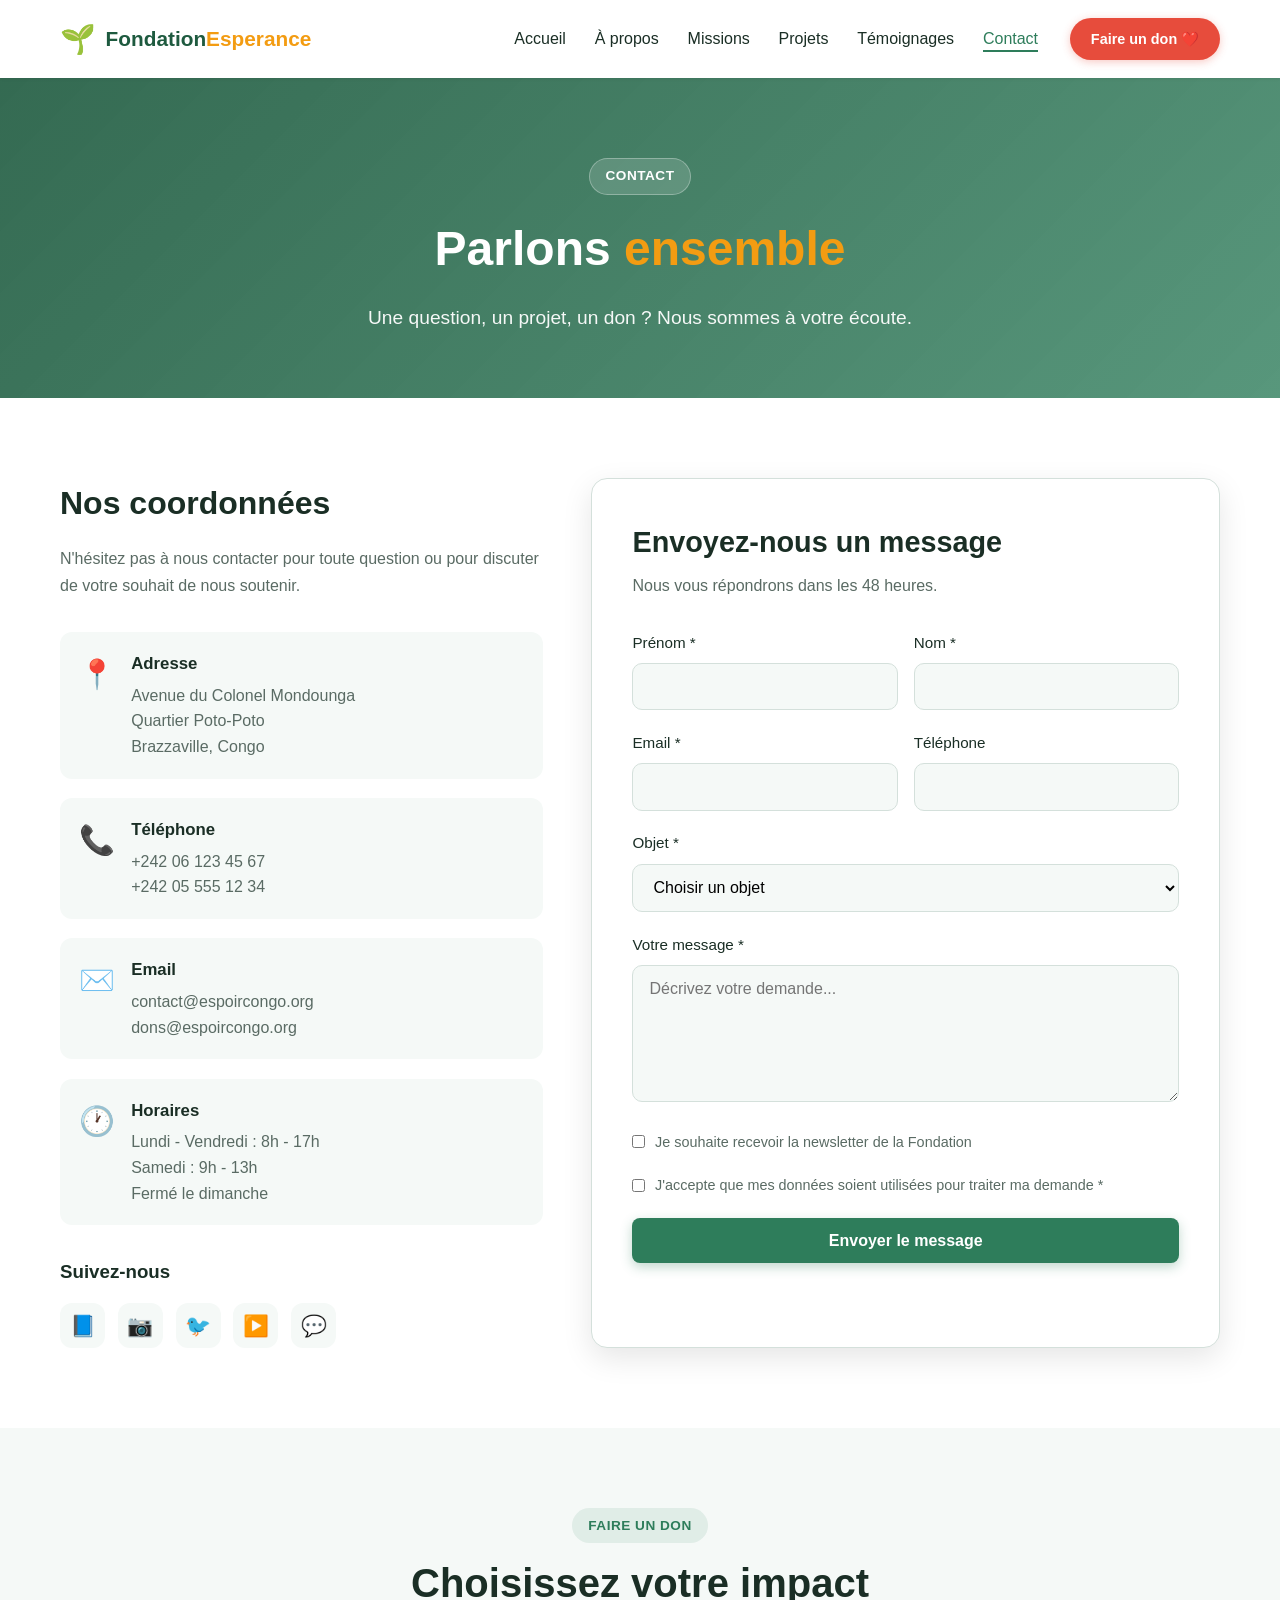
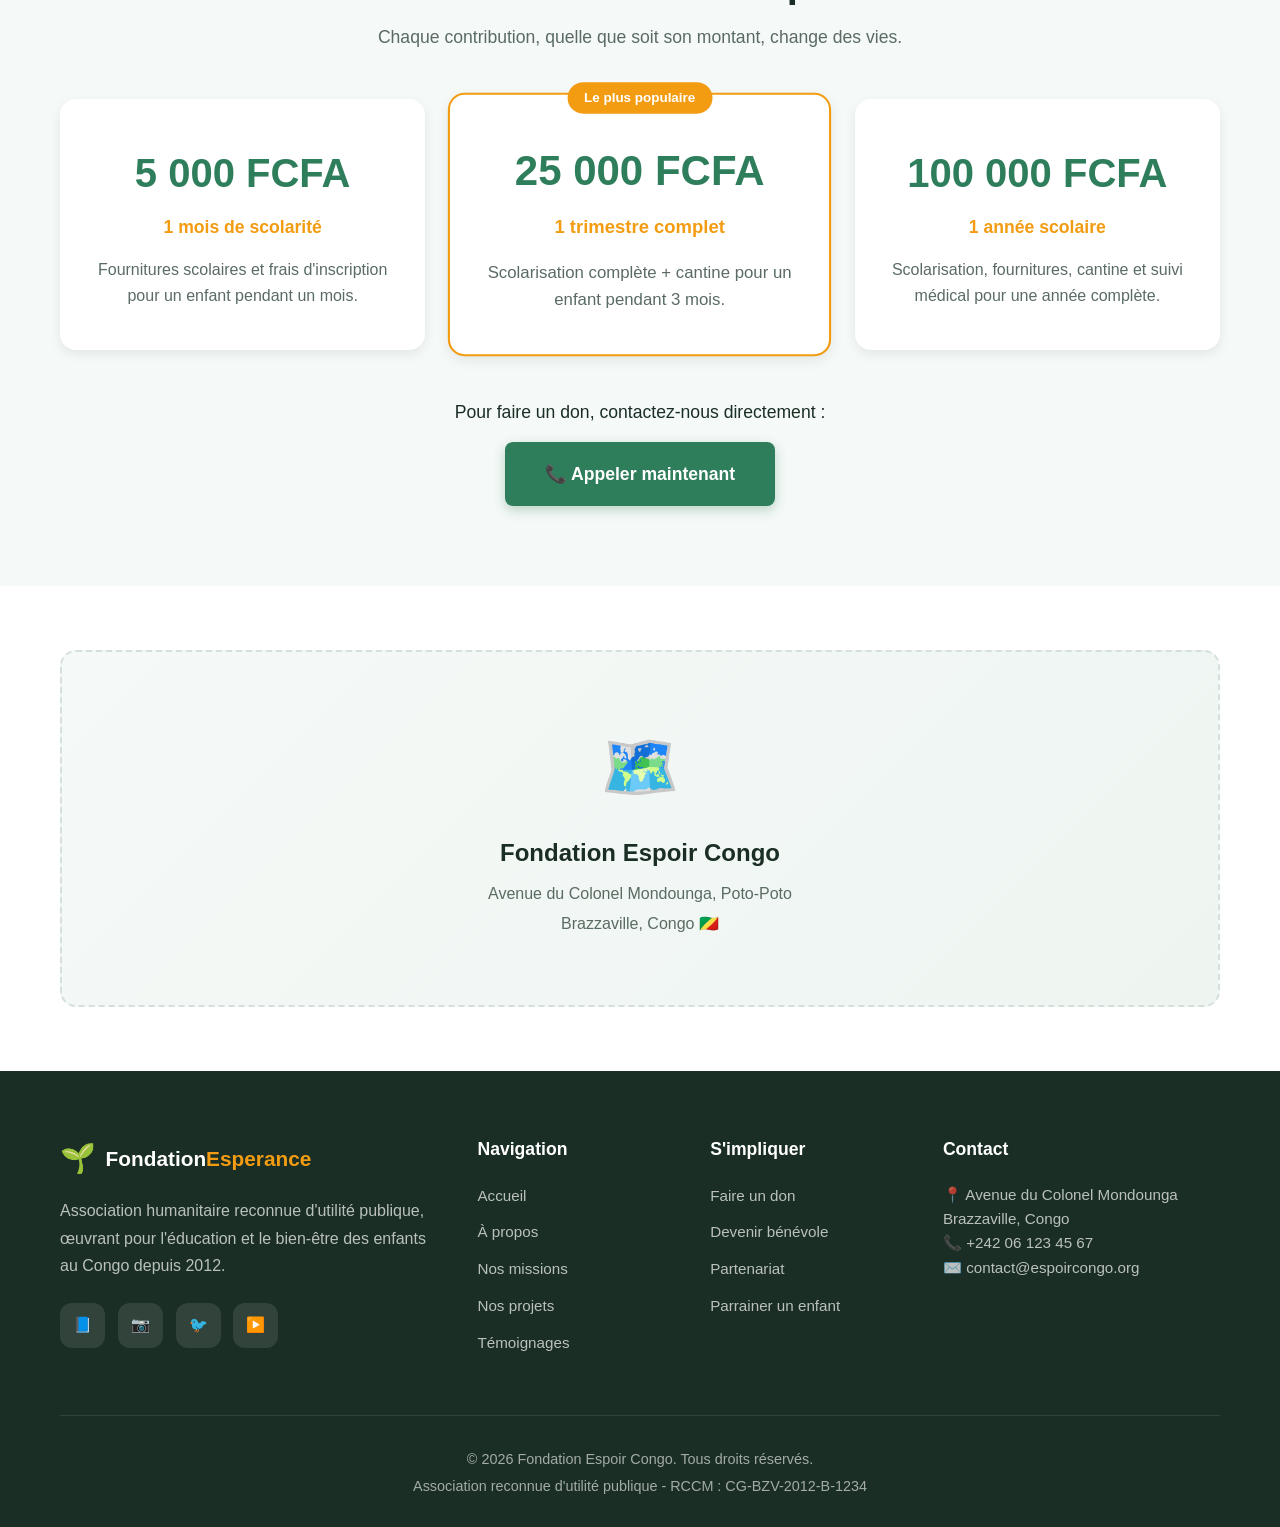
<file: contact.html>
<!DOCTYPE html>
<html lang="fr">
<head>
    <meta charset="UTF-8">
    <meta name="viewport" content="width=device-width, initial-scale=1.0">
    <meta name="description" content="Contactez la Fondation Espoir Congo : formulaire de contact, don, bénévolat, partenariat. Nous sommes à votre écoute à Brazzaville.">
    <title>Contact - Fondation Espoir Congo</title>
    <link rel="stylesheet" href="style.css">
</head>
<body>
    <header class="header">
        <div class="container">
            <a href="index.html" class="logo">
                <span class="logo-icon">🌱</span>
                <span class="logo-text">Fondation<span>Esperance</span></span>
            </a>
            <nav class="nav" aria-label="Navigation principale">
                <ul class="nav-menu">
                    <li><a href="index.html">Accueil</a></li>
                    <li><a href="about.html">À propos</a></li>
                    <li><a href="missions.html">Missions</a></li>
                    <li><a href="projets.html">Projets</a></li>
                    <li><a href="temoignages.html">Témoignages</a></li>
                    <li><a href="contact.html" class="active">Contact</a></li>
                </ul>
                <a href="contact.html" class="btn-donate">Faire un don ❤️</a>
            </nav>
        </div>
    </header>

    <section class="page-hero">
        <div class="container">
            <span class="section-badge light">Contact</span>
            <h1>Parlons <span class="text-accent">ensemble</span></h1>
            <p>Une question, un projet, un don ? Nous sommes à votre écoute.</p>
        </div>
    </section>

    <section class="contact-section section">
        <div class="container">
            <div class="contact-grid">
                <!-- INFOS -->
                <div class="contact-info">
                    <h2>Nos coordonnées</h2>
                    <p class="contact-intro">
                        N'hésitez pas à nous contacter pour toute question ou pour 
                        discuter de votre souhait de nous soutenir.
                    </p>

                    <div class="contact-cards">
                        <div class="contact-card">
                            <div class="contact-icon">📍</div>
                            <div>
                                <h3>Adresse</h3>
                                <p>Avenue du Colonel Mondounga<br>Quartier Poto-Poto<br>Brazzaville, Congo</p>
                            </div>
                        </div>

                        <div class="contact-card">
                            <div class="contact-icon">📞</div>
                            <div>
                                <h3>Téléphone</h3>
                                <p><a href="tel:+242061234567">+242 06 123 45 67</a><br>
                                <a href="tel:+242055551234">+242 05 555 12 34</a></p>
                            </div>
                        </div>

                        <div class="contact-card">
                            <div class="contact-icon">✉️</div>
                            <div>
                                <h3>Email</h3>
                                <p><a href="mailto:contact@espoircongo.org">contact@espoircongo.org</a><br>
                                <a href="mailto:dons@espoircongo.org">dons@espoircongo.org</a></p>
                            </div>
                        </div>

                        <div class="contact-card">
                            <div class="contact-icon">🕐</div>
                            <div>
                                <h3>Horaires</h3>
                                <p>Lundi - Vendredi : 8h - 17h<br>Samedi : 9h - 13h<br>Fermé le dimanche</p>
                            </div>
                        </div>
                    </div>

                    <div class="contact-social">
                        <h3>Suivez-nous</h3>
                        <div class="social-links">
                            <a href="#" aria-label="Facebook">📘</a>
                            <a href="#" aria-label="Instagram">📷</a>
                            <a href="#" aria-label="Twitter">🐦</a>
                            <a href="#" aria-label="YouTube">▶️</a>
                            <a href="#" aria-label="WhatsApp">💬</a>
                        </div>
                    </div>
                </div>

                <!-- FORMULAIRE -->
                <div class="contact-form-wrapper">
                    <h2>Envoyez-nous un message</h2>
                    <p class="form-intro">Nous vous répondrons dans les 48 heures.</p>
                    
                    <form class="contact-form" action="#" method="POST">
                        <div class="form-row">
                            <div class="form-group">
                                <label for="firstname">Prénom *</label>
                                <input type="text" id="firstname" name="firstname" required>
                            </div>
                            <div class="form-group">
                                <label for="lastname">Nom *</label>
                                <input type="text" id="lastname" name="lastname" required>
                            </div>
                        </div>

                        <div class="form-row">
                            <div class="form-group">
                                <label for="email">Email *</label>
                                <input type="email" id="email" name="email" required>
                            </div>
                            <div class="form-group">
                                <label for="phone">Téléphone</label>
                                <input type="tel" id="phone" name="phone">
                            </div>
                        </div>

                        <div class="form-group">
                            <label for="subject">Objet *</label>
                            <select id="subject" name="subject" required>
                                <option value="">Choisir un objet</option>
                                <option value="don">Faire un don</option>
                                <option value="benevole">Devenir bénévole</option>
                                <option value="partenariat">Proposer un partenariat</option>
                                <option value="parrainage">Parrainer un enfant</option>
                                <option value="information">Demande d'information</option>
                                <option value="autre">Autre</option>
                            </select>
                        </div>

                        <div class="form-group">
                            <label for="message">Votre message *</label>
                            <textarea id="message" name="message" rows="6" required 
                                placeholder="Décrivez votre demande..."></textarea>
                        </div>

                        <div class="form-group checkbox-group">
                            <input type="checkbox" id="newsletter" name="newsletter">
                            <label for="newsletter">Je souhaite recevoir la newsletter de la Fondation</label>
                        </div>

                        <div class="form-group checkbox-group">
                            <input type="checkbox" id="rgpd" name="rgpd" required>
                            <label for="rgpd">J'accepte que mes données soient utilisées pour traiter ma demande *</label>
                        </div>

                        <button type="submit" class="btn btn-primary btn-full">Envoyer le message</button>
                    </form>
                </div>
            </div>
        </div>
    </section>

    <section class="don-section section">
        <div class="container">
            <div class="section-header">
                <span class="section-badge">Faire un don</span>
                <h2 class="section-title">Choisissez votre impact</h2>
                <p class="section-subtitle">Chaque contribution, quelle que soit son montant, change des vies.</p>
            </div>
            <div class="don-grid">
                <div class="don-card">
                    <div class="don-amount">5 000 FCFA</div>
                    <div class="don-impact">1 mois de scolarité</div>
                    <p>Fournitures scolaires et frais d'inscription pour un enfant pendant un mois.</p>
                </div>
                <div class="don-card featured">
                    <div class="don-amount">25 000 FCFA</div>
                    <div class="don-impact">1 trimestre complet</div>
                    <p>Scolarisation complète + cantine pour un enfant pendant 3 mois.</p>
                    <span class="don-badge">Le plus populaire</span>
                </div>
                <div class="don-card">
                    <div class="don-amount">100 000 FCFA</div>
                    <div class="don-impact">1 année scolaire</div>
                    <p>Scolarisation, fournitures, cantine et suivi médical pour une année complète.</p>
                </div>
            </div>
            <div class="don-cta">
                <p>Pour faire un don, contactez-nous directement :</p>
                <a href="tel:+242061234567" class="btn btn-primary btn-large">📞 Appeler maintenant</a>
            </div>
        </div>
    </section>

    <section class="map-section">
        <div class="container">
            <div class="map-placeholder">
                <div class="map-icon">🗺️</div>
                <h3>Fondation Espoir Congo</h3>
                <p>Avenue du Colonel Mondounga, Poto-Poto</p>
                <p>Brazzaville, Congo 🇨🇬</p>
            </div>
        </div>
    </section>

    <footer class="footer">
        <div class="container">
            <div class="footer-grid">
                <div class="footer-col footer-about">
                    <div class="logo">
                        <span class="logo-icon">🌱</span>
                        <span class="logo-text">Fondation<span>Esperance</span></span>
                    </div>
                    <p>Association humanitaire reconnue d'utilité publique, œuvrant pour l'éducation et le bien-être des enfants au Congo depuis 2012.</p>
                    <div class="social-links">
                        <a href="#" aria-label="Facebook">📘</a>
                        <a href="#" aria-label="Instagram">📷</a>
                        <a href="#" aria-label="Twitter">🐦</a>
                        <a href="#" aria-label="YouTube">▶️</a>
                    </div>
                </div>
                <div class="footer-col">
                    <h3>Navigation</h3>
                    <ul>
                        <li><a href="index.html">Accueil</a></li>
                        <li><a href="about.html">À propos</a></li>
                        <li><a href="missions.html">Nos missions</a></li>
                        <li><a href="projets.html">Nos projets</a></li>
                        <li><a href="temoignages.html">Témoignages</a></li>
                    </ul>
                </div>
                <div class="footer-col">
                    <h3>S'impliquer</h3>
                    <ul>
                        <li><a href="contact.html">Faire un don</a></li>
                        <li><a href="contact.html">Devenir bénévole</a></li>
                        <li><a href="contact.html">Partenariat</a></li>
                        <li><a href="contact.html">Parrainer un enfant</a></li>
                    </ul>
                </div>
                <div class="footer-col">
                    <h3>Contact</h3>
                    <address>
                        <p>📍 Avenue du Colonel Mondounga<br>Brazzaville, Congo</p>
                        <p>📞 <a href="tel:+242061234567">+242 06 123 45 67</a></p>
                        <p>✉️ <a href="mailto:contact@espoircongo.org">contact@espoircongo.org</a></p>
                    </address>
                </div>
            </div>
            <div class="footer-bottom">
                <p>&copy; 2026 Fondation Espoir Congo. Tous droits réservés.</p>
                <p>Association reconnue d'utilité publique - RCCM : CG-BZV-2012-B-1234</p>
            </div>
        </div>
    </footer>
</body>
</html>
</file>
<file: style.css>
/* ========================================
   RESET & VARIABLES
======================================== */
* {
    margin: 0;
    padding: 0;
    box-sizing: border-box;
}

html {
    scroll-behavior: smooth;
}

:root {
    /* Couleurs principales - ONG */
    --primary: #2e7d5b;           /* Vert espoir */
    --primary-dark: #1e5a3f;
    --primary-light: #4a9d7a;
    --secondary: #f39c12;         /* Orange chaleureux */
    --secondary-dark: #d68910;
    --accent: #e74c3c;            /* Rouge pour CTA don */
    
    /* Couleurs neutres */
    --text-dark: #1a2e25;
    --text-light: #5a6b64;
    --text-lighter: #8a9690;
    --bg-light: #f5f9f7;
    --bg-white: #ffffff;
    --bg-alt: #eef5f1;
    --border: #d4e0db;
    
    /* Ombres */
    --shadow-sm: 0 1px 3px rgba(0, 0, 0, 0.08);
    --shadow-md: 0 4px 12px rgba(0, 0, 0, 0.08);
    --shadow-lg: 0 10px 30px rgba(0, 0, 0, 0.1);
    --shadow-xl: 0 20px 50px rgba(0, 0, 0, 0.12);
    
    /* Typographie */
    --font-main: 'Segoe UI', -apple-system, BlinkMacSystemFont, sans-serif;
    --transition: all 0.3s ease;
}

body {
    font-family: var(--font-main);
    line-height: 1.6;
    color: var(--text-dark);
    background: var(--bg-white);
    overflow-x: hidden;
}

.container {
    max-width: 1200px;
    margin: 0 auto;
    padding: 0 20px;
}

a {
    text-decoration: none;
    color: inherit;
}

img {
    max-width: 100%;
    height: auto;
    display: block;
}

address {
    font-style: normal;
}

/* ========================================
   HEADER & NAVIGATION
======================================== */
.header {
    background: var(--bg-white);
    box-shadow: var(--shadow-sm);
    position: sticky;
    top: 0;
    z-index: 1000;
}

.header .container {
    display: flex;
    justify-content: space-between;
    align-items: center;
    padding: 1rem 20px;
}

.logo {
    display: flex;
    align-items: center;
    gap: 0.6rem;
}

.logo-icon {
    font-size: 1.8rem;
}

.logo-text {
    font-size: 1.3rem;
    font-weight: 800;
    color: var(--primary-dark);
}

.logo-text span {
    color: var(--secondary);
    font-weight: 700;
}

.nav {
    display: flex;
    align-items: center;
    gap: 2rem;
}

.nav-menu {
    display: flex;
    list-style: none;
    gap: 1.8rem;
}

.nav-menu a {
    color: var(--text-dark);
    font-weight: 500;
    transition: var(--transition);
    position: relative;
    padding: 0.3rem 0;
}

.nav-menu a::after {
    content: '';
    position: absolute;
    bottom: 0;
    left: 0;
    width: 0;
    height: 2px;
    background: var(--primary);
    transition: width 0.3s ease;
}

.nav-menu a:hover,
.nav-menu a.active {
    color: var(--primary);
}

.nav-menu a:hover::after,
.nav-menu a.active::after {
    width: 100%;
}

.btn-donate {
    padding: 0.6rem 1.3rem;
    background: var(--accent);
    color: white;
    border-radius: 50px;
    font-weight: 600;
    font-size: 0.9rem;
    transition: var(--transition);
    box-shadow: 0 2px 8px rgba(231, 76, 60, 0.3);
}

.btn-donate:hover {
    background: #c0392b;
    transform: translateY(-2px);
    box-shadow: 0 4px 12px rgba(231, 76, 60, 0.4);
}

/* ========================================
   BOUTONS
======================================== */
.btn {
    display: inline-block;
    padding: 0.85rem 1.8rem;
    border-radius: 8px;
    font-weight: 600;
    font-size: 1rem;
    cursor: pointer;
    transition: var(--transition);
    border: none;
    text-align: center;
}

.btn-primary {
    background: var(--primary);
    color: white;
    box-shadow: 0 4px 12px rgba(46, 125, 91, 0.3);
}

.btn-primary:hover {
    background: var(--primary-dark);
    transform: translateY(-2px);
    box-shadow: 0 6px 18px rgba(46, 125, 91, 0.4);
}

.btn-outline {
    background: transparent;
    color: white;
    border: 2px solid white;
}

.btn-outline:hover {
    background: white;
    color: var(--primary);
}

.btn-large {
    padding: 1.1rem 2.5rem;
    font-size: 1.1rem;
}

.btn-small {
    padding: 0.6rem 1.3rem;
    font-size: 0.9rem;
}

.btn-full {
    width: 100%;
}

/* ========================================
   HERO SECTION
======================================== */
.hero {
    position: relative;
    min-height: 600px;
    background: linear-gradient(135deg, rgba(30, 90, 63, 0.85), rgba(46, 125, 91, 0.75)),
                url('https://images.unsplash.com/photo-1488521787991-ed7bbaae773c?w=1600') center/cover;
    color: white;
    display: flex;
    align-items: center;
    padding: 6rem 0;
}

.hero-overlay {
    position: absolute;
    inset: 0;
    background: linear-gradient(to bottom, rgba(0,0,0,0.1), rgba(0,0,0,0.4));
}

.hero-content {
    position: relative;
    z-index: 2;
    max-width: 800px;
}

.hero-badge {
    display: inline-block;
    padding: 0.5rem 1.2rem;
    background: rgba(255, 255, 255, 0.15);
    border: 1px solid rgba(255, 255, 255, 0.3);
    border-radius: 50px;
    font-size: 0.9rem;
    margin-bottom: 1.5rem;
    backdrop-filter: blur(10px);
}

.hero h1 {
    font-size: 3.5rem;
    font-weight: 800;
    line-height: 1.1;
    margin-bottom: 1.5rem;
    text-shadow: 0 2px 10px rgba(0,0,0,0.2);
}

.text-accent {
    color: var(--secondary);
}

.hero-subtitle {
    font-size: 1.2rem;
    margin-bottom: 2.5rem;
    opacity: 0.95;
    line-height: 1.7;
    max-width: 650px;
}

.hero-actions {
    display: flex;
    gap: 1rem;
    flex-wrap: wrap;
}

/* ========================================
   PAGE HERO (autres pages)
======================================== */
.page-hero {
    background: linear-gradient(135deg, rgba(30, 90, 63, 0.9), rgba(46, 125, 91, 0.8)),
                url('https://images.unsplash.com/photo-1497486751825-1233686d5d80?w=1600') center/cover;
    color: white;
    padding: 5rem 0 4rem;
    text-align: center;
}

.page-hero h1 {
    font-size: 3rem;
    font-weight: 800;
    margin-bottom: 1rem;
}

.page-hero p {
    font-size: 1.2rem;
    opacity: 0.95;
    max-width: 600px;
    margin: 0 auto;
}

/* ========================================
   SECTIONS COMMUNES
======================================== */
.section {
    padding: 5rem 0;
}

.section-header {
    text-align: center;
    max-width: 700px;
    margin: 0 auto 3rem;
}

.section-badge {
    display: inline-block;
    padding: 0.4rem 1rem;
    background: rgba(46, 125, 91, 0.1);
    color: var(--primary);
    border-radius: 50px;
    font-size: 0.85rem;
    font-weight: 600;
    margin-bottom: 1rem;
    text-transform: uppercase;
    letter-spacing: 0.5px;
}

.section-badge.light {
    background: rgba(255, 255, 255, 0.15);
    color: white;
    border: 1px solid rgba(255, 255, 255, 0.3);
}

.section-title {
    font-size: 2.5rem;
    font-weight: 800;
    color: var(--text-dark);
    margin-bottom: 1rem;
    line-height: 1.2;
}

.section-subtitle {
    font-size: 1.1rem;
    color: var(--text-light);
}

/* ========================================
   STATS SECTION
======================================== */
.stats-section {
    background: var(--primary);
    padding: 3rem 0;
    color: white;
}

.stats-grid {
    display: grid;
    grid-template-columns: repeat(4, 1fr);
    gap: 2rem;
    text-align: center;
}

.stat-card {
    padding: 1rem;
}

.stat-number {
    font-size: 3rem;
    font-weight: 800;
    color: var(--secondary);
    margin-bottom: 0.5rem;
    line-height: 1;
}

.stat-label {
    font-size: 1rem;
    opacity: 0.95;
}

/* ========================================
   MISSION SECTION (Accueil)
======================================== */
.mission-section {
    background: var(--bg-light);
}

.mission-grid {
    display: grid;
    grid-template-columns: repeat(3, 1fr);
    gap: 2rem;
}

.mission-card {
    background: white;
    padding: 2.5rem 2rem;
    border-radius: 16px;
    text-align: center;
    transition: var(--transition);
    border: 1px solid var(--border);
}

.mission-card:hover {
    transform: translateY(-8px);
    box-shadow: var(--shadow-lg);
    border-color: var(--primary-light);
}

.mission-icon {
    font-size: 3rem;
    margin-bottom: 1rem;
}

.mission-card h3 {
    color: var(--primary-dark);
    font-size: 1.4rem;
    margin-bottom: 1rem;
}

.mission-card p {
    color: var(--text-light);
    margin-bottom: 1.5rem;
    line-height: 1.7;
}

.card-link {
    color: var(--primary);
    font-weight: 600;
    transition: var(--transition);
}

.card-link:hover {
    color: var(--primary-dark);
}

/* ========================================
   FEATURED PROJECT
======================================== */
.featured-content {
    display: grid;
    grid-template-columns: 1fr 1fr;
    gap: 3rem;
    align-items: center;
}

.featured-image {
    position: relative;
    border-radius: 16px;
    overflow: hidden;
    box-shadow: var(--shadow-xl);
}

.featured-image img {
    width: 100%;
    height: 400px;
    object-fit: cover;
}

.featured-badge {
    position: absolute;
    top: 1rem;
    left: 1rem;
    background: var(--secondary);
    color: white;
    padding: 0.4rem 1rem;
    border-radius: 50px;
    font-size: 0.85rem;
    font-weight: 600;
}

.featured-text h2 {
    font-size: 2rem;
    color: var(--text-dark);
    margin-bottom: 1rem;
}

.featured-text p {
    color: var(--text-light);
    margin-bottom: 1.5rem;
    line-height: 1.7;
}

.featured-list {
    list-style: none;
    margin-bottom: 2rem;
}

.featured-list li {
    padding: 0.5rem 0;
    color: var(--text-dark);
    font-weight: 500;
}

.featured-progress {
    margin-bottom: 2rem;
}

.progress-info {
    display: flex;
    justify-content: space-between;
    margin-bottom: 0.5rem;
    font-size: 0.9rem;
    color: var(--text-light);
    font-weight: 500;
}

.progress-bar {
    height: 10px;
    background: var(--border);
    border-radius: 10px;
    overflow: hidden;
}

.progress-fill {
    height: 100%;
    background: linear-gradient(90deg, var(--primary), var(--secondary));
    border-radius: 10px;
    transition: width 1s ease;
}

/* ========================================
   CTA SECTION
======================================== */
.cta-section {
    background: linear-gradient(135deg, var(--primary), var(--primary-dark));
    color: white;
    padding: 4rem 0;
    text-align: center;
}

.cta-content h2 {
    font-size: 2.5rem;
    margin-bottom: 1rem;
}

.cta-content p {
    font-size: 1.2rem;
    margin-bottom: 2rem;
    opacity: 0.95;
}

.cta-content .btn-primary {
    background: var(--secondary);
    box-shadow: 0 4px 15px rgba(243, 156, 18, 0.4);
}

.cta-content .btn-primary:hover {
    background: var(--secondary-dark);
}

/* ========================================
   ABOUT PAGE
======================================== */
.story-grid {
    display: grid;
    grid-template-columns: 1fr 1fr;
    gap: 4rem;
    align-items: center;
}

.story-text .section-title {
    text-align: left;
    margin-bottom: 1.5rem;
}

.story-text p {
    color: var(--text-light);
    margin-bottom: 1rem;
    line-height: 1.8;
    font-size: 1.05rem;
}

.story-image img {
    border-radius: 16px;
    box-shadow: var(--shadow-xl);
}

/* VALUES */
.values-section {
    background: var(--bg-light);
}

.values-grid {
    display: grid;
    grid-template-columns: repeat(4, 1fr);
    gap: 2rem;
}

.value-card {
    background: white;
    padding: 2rem;
    border-radius: 16px;
    text-align: center;
    transition: var(--transition);
    border: 1px solid var(--border);
}

.value-card:hover {
    transform: translateY(-5px);
    box-shadow: var(--shadow-md);
}

.value-icon {
    font-size: 3rem;
    margin-bottom: 1rem;
}

.value-card h3 {
    color: var(--primary-dark);
    margin-bottom: 0.8rem;
    font-size: 1.3rem;
}

.value-card p {
    color: var(--text-light);
    line-height: 1.6;
}

/* TEAM */
.team-grid {
    display: grid;
    grid-template-columns: repeat(4, 1fr);
    gap: 2rem;
}

.team-card {
    background: white;
    border-radius: 16px;
    overflow: hidden;
    box-shadow: var(--shadow-md);
    transition: var(--transition);
    text-align: center;
}

.team-card:hover {
    transform: translateY(-5px);
    box-shadow: var(--shadow-lg);
}

.team-card img {
    width: 100%;
    height: 250px;
    object-fit: cover;
}

.team-card h3 {
    padding: 1rem 1rem 0.3rem;
    color: var(--text-dark);
    font-size: 1.2rem;
}

.team-role {
    color: var(--primary);
    font-weight: 600;
    font-size: 0.9rem;
    padding: 0 1rem;
    margin-bottom: 0.8rem;
}

.team-bio {
    color: var(--text-light);
    padding: 0 1rem 1.5rem;
    font-size: 0.9rem;
    line-height: 1.6;
}

/* ========================================
   MISSIONS PAGE
======================================== */
.mission-detail {
    padding: 5rem 0;
}

.mission-detail.alt-bg {
    background: var(--bg-light);
}

.mission-detail-grid {
    display: grid;
    grid-template-columns: 1fr 1fr;
    gap: 4rem;
    align-items: center;
}

.mission-detail-grid.reverse {
    direction: rtl;
}

.mission-detail-grid.reverse > * {
    direction: ltr;
}

.mission-number {
    font-size: 5rem;
    font-weight: 800;
    color: var(--primary);
    opacity: 0.2;
    line-height: 1;
    margin-bottom: 1rem;
    display: block;
}

.mission-detail-content h2 {
    font-size: 2.2rem;
    color: var(--text-dark);
    margin-bottom: 1rem;
}

.mission-description {
    color: var(--text-light);
    font-size: 1.1rem;
    margin-bottom: 2rem;
    line-height: 1.7;
}

.mission-list {
    list-style: none;
    margin-bottom: 2rem;
}

.mission-list li {
    padding: 0.7rem 0;
    color: var(--text-dark);
    border-bottom: 1px solid var(--border);
}

.mission-list li:last-child {
    border-bottom: none;
}

.mission-stat {
    background: var(--bg-light);
    padding: 1.5rem;
    border-radius: 12px;
    border-left: 4px solid var(--primary);
    display: inline-block;
}

.stat-big {
    font-size: 2.5rem;
    font-weight: 800;
    color: var(--primary);
    line-height: 1;
}

.stat-text {
    color: var(--text-light);
    font-size: 0.95rem;
    margin-top: 0.3rem;
}

.mission-detail-image img {
    border-radius: 16px;
    box-shadow: var(--shadow-xl);
}

/* ========================================
   PROJECTS PAGE
======================================== */
.projects-grid {
    display: grid;
    grid-template-columns: repeat(auto-fit, minmax(320px, 1fr));
    gap: 2rem;
}

.project-card {
    background: white;
    border-radius: 16px;
    overflow: hidden;
    box-shadow: var(--shadow-md);
    transition: var(--transition);
    border: 1px solid var(--border);
}

.project-card:hover {
    transform: translateY(-5px);
    box-shadow: var(--shadow-lg);
}

.project-image {
    position: relative;
    height: 220px;
    overflow: hidden;
}

.project-image img {
    width: 100%;
    height: 100%;
    object-fit: cover;
    transition: transform 0.5s ease;
}

.project-card:hover .project-image img {
    transform: scale(1.05);
}

.project-status {
    position: absolute;
    top: 1rem;
    right: 1rem;
    padding: 0.3rem 0.8rem;
    border-radius: 50px;
    font-size: 0.8rem;
    font-weight: 600;
    color: white;
}

.project-status.active {
    background: var(--primary);
}

.project-status.planned {
    background: var(--secondary);
}

.project-status.completed {
    background: var(--text-light);
}

.project-content {
    padding: 1.5rem;
}

.project-meta {
    display: flex;
    justify-content: space-between;
    margin-bottom: 0.8rem;
    font-size: 0.85rem;
}

.project-category {
    color: var(--primary);
    font-weight: 600;
    text-transform: uppercase;
    letter-spacing: 0.5px;
}

.project-location {
    color: var(--text-light);
}

.project-content h3 {
    color: var(--text-dark);
    font-size: 1.3rem;
    margin-bottom: 0.8rem;
}

.project-content p {
    color: var(--text-light);
    margin-bottom: 1.5rem;
    line-height: 1.6;
}

.project-progress {
    margin-bottom: 1.5rem;
}

/* ========================================
   TESTIMONIALS
======================================== */
.testimonials-grid {
    display: grid;
    grid-template-columns: repeat(auto-fit, minmax(320px, 1fr));
    gap: 2rem;
}

.testimonial-card {
    background: white;
    padding: 2rem;
    border-radius: 16px;
    box-shadow: var(--shadow-md);
    position: relative;
    border: 1px solid var(--border);
    transition: var(--transition);
}

.testimonial-card:hover {
    transform: translateY(-5px);
    box-shadow: var(--shadow-lg);
}

.testimonial-quote {
    font-size: 5rem;
    color: var(--primary);
    opacity: 0.2;
    position: absolute;
    top: 0.5rem;
    left: 1rem;
    line-height: 1;
    font-family: Georgia, serif;
}

.testimonial-text {
    color: var(--text-dark);
    font-style: italic;
    line-height: 1.7;
    margin-bottom: 1.5rem;
    position: relative;
    z-index: 1;
}

.testimonial-author {
    display: flex;
    align-items: center;
    gap: 1rem;
    padding-top: 1rem;
    border-top: 1px solid var(--border);
}

.testimonial-author img {
    width: 60px;
    height: 60px;
    border-radius: 50%;
    object-fit: cover;
}

.testimonial-author h4 {
    color: var(--text-dark);
    font-size: 1.05rem;
    margin-bottom: 0.2rem;
}

.testimonial-author p {
    color: var(--text-light);
    font-size: 0.85rem;
}

/* IMPACT */
.impact-section {
    background: var(--bg-light);
}

.impact-grid {
    display: grid;
    grid-template-columns: repeat(4, 1fr);
    gap: 2rem;
}

.impact-card {
    background: white;
    padding: 2rem;
    border-radius: 16px;
    text-align: center;
    box-shadow: var(--shadow-sm);
    border-top: 4px solid var(--primary);
}

.impact-number {
    font-size: 3rem;
    font-weight: 800;
    color: var(--primary);
    margin-bottom: 0.5rem;
    line-height: 1;
}

.impact-label {
    color: var(--text-light);
    font-size: 1rem;
}

/* ========================================
   CONTACT PAGE
======================================== */
.contact-grid {
    display: grid;
    grid-template-columns: 1fr 1.3fr;
    gap: 3rem;
}

.contact-info h2 {
    font-size: 2rem;
    color: var(--text-dark);
    margin-bottom: 1rem;
}

.contact-intro {
    color: var(--text-light);
    margin-bottom: 2rem;
    line-height: 1.7;
}

.contact-cards {
    display: flex;
    flex-direction: column;
    gap: 1.2rem;
    margin-bottom: 2rem;
}

.contact-card {
    display: flex;
    gap: 1rem;
    padding: 1.2rem;
    background: var(--bg-light);
    border-radius: 12px;
    transition: var(--transition);
}

.contact-card:hover {
    transform: translateX(5px);
    background: white;
    box-shadow: var(--shadow-md);
}

.contact-icon {
    font-size: 1.8rem;
    flex-shrink: 0;
}

.contact-card h3 {
    color: var(--text-dark);
    margin-bottom: 0.3rem;
    font-size: 1.05rem;
}

.contact-card p,
.contact-card a {
    color: var(--text-light);
    line-height: 1.6;
    transition: var(--transition);
}

.contact-card a:hover {
    color: var(--primary);
}

.contact-social {
    margin-top: 2rem;
}

.contact-social h3 {
    color: var(--text-dark);
    margin-bottom: 1rem;
}

.social-links {
    display: flex;
    gap: 0.8rem;
}

.social-links a {
    width: 45px;
    height: 45px;
    background: var(--bg-light);
    border-radius: 12px;
    display: flex;
    align-items: center;
    justify-content: center;
    font-size: 1.3rem;
    transition: var(--transition);
}

.social-links a:hover {
    background: var(--primary);
    transform: translateY(-3px);
}

/* FORMULAIRE */
.contact-form-wrapper {
    background: white;
    padding: 2.5rem;
    border-radius: 16px;
    box-shadow: var(--shadow-lg);
    border: 1px solid var(--border);
}

.contact-form-wrapper h2 {
    color: var(--text-dark);
    margin-bottom: 0.5rem;
    font-size: 1.8rem;
}

.form-intro {
    color: var(--text-light);
    margin-bottom: 2rem;
}

.form-row {
    display: grid;
    grid-template-columns: 1fr 1fr;
    gap: 1rem;
}

.form-group {
    margin-bottom: 1.3rem;
}

.form-group label {
    display: block;
    margin-bottom: 0.5rem;
    color: var(--text-dark);
    font-weight: 500;
    font-size: 0.95rem;
}

.form-group input,
.form-group select,
.form-group textarea {
    width: 100%;
    padding: 0.85rem 1rem;
    border: 1.5px solid var(--border);
    border-radius: 10px;
    font-family: inherit;
    font-size: 1rem;
    transition: var(--transition);
    background: var(--bg-light);
}

.form-group input:focus,
.form-group select:focus,
.form-group textarea:focus {
    outline: none;
    border-color: var(--primary);
    background: white;
    box-shadow: 0 0 0 3px rgba(46, 125, 91, 0.1);
}

.form-group textarea {
    resize: vertical;
    min-height: 120px;
}

.checkbox-group {
    display: flex;
    align-items: flex-start;
    gap: 0.6rem;
}

.checkbox-group input {
    width: auto;
    margin-top: 0.3rem;
}

.checkbox-group label {
    margin: 0;
    font-size: 0.9rem;
    color: var(--text-light);
}

/* DON SECTION */
.don-section {
    background: var(--bg-light);
}

.don-grid {
    display: grid;
    grid-template-columns: repeat(3, 1fr);
    gap: 2rem;
    margin-bottom: 3rem;
}

.don-card {
    background: white;
    padding: 2.5rem 2rem;
    border-radius: 16px;
    text-align: center;
    box-shadow: var(--shadow-md);
    transition: var(--transition);
    border: 2px solid transparent;
    position: relative;
}

.don-card:hover {
    transform: translateY(-5px);
    box-shadow: var(--shadow-lg);
}

.don-card.featured {
    border-color: var(--secondary);
    transform: scale(1.05);
}

.don-badge {
    position: absolute;
    top: -12px;
    left: 50%;
    transform: translateX(-50%);
    background: var(--secondary);
    color: white;
    padding: 0.3rem 1rem;
    border-radius: 50px;
    font-size: 0.8rem;
    font-weight: 600;
}

.don-amount {
    font-size: 2.5rem;
    font-weight: 800;
    color: var(--primary);
    margin-bottom: 0.5rem;
}

.don-impact {
    color: var(--secondary);
    font-weight: 600;
    margin-bottom: 1rem;
    font-size: 1.1rem;
}

.don-card p {
    color: var(--text-light);
    line-height: 1.6;
}

.don-cta {
    text-align: center;
}

.don-cta p {
    color: var(--text-dark);
    margin-bottom: 1rem;
    font-size: 1.1rem;
}

/* MAP */
.map-section {
    background: white;
    padding: 4rem 0;
}

.map-placeholder {
    background: linear-gradient(135deg, var(--bg-light), var(--bg-alt));
    padding: 4rem 2rem;
    border-radius: 16px;
    text-align: center;
    border: 2px dashed var(--border);
}

.map-icon {
    font-size: 4rem;
    margin-bottom: 1rem;
}

.map-placeholder h3 {
    color: var(--text-dark);
    font-size: 1.5rem;
    margin-bottom: 0.5rem;
}

.map-placeholder p {
    color: var(--text-light);
    margin-bottom: 0.3rem;
}

/* ========================================
   FOOTER
======================================== */
.footer {
    background: var(--text-dark);
    color: white;
    padding: 4rem 0 1.5rem;
}

.footer-grid {
    display: grid;
    grid-template-columns: 2fr 1fr 1fr 1.5fr;
    gap: 3rem;
    margin-bottom: 3rem;
}

.footer-about .logo {
    margin-bottom: 1rem;
}

.footer-about .logo-text {
    color: white;
}

.footer-about p {
    color: rgba(255, 255, 255, 0.7);
    margin-bottom: 1.5rem;
    line-height: 1.7;
}

.footer-about .social-links a {
    background: rgba(255, 255, 255, 0.1);
    color: white;
}

.footer-about .social-links a:hover {
    background: var(--primary);
}

.footer-col h3 {
    color: white;
    margin-bottom: 1.2rem;
    font-size: 1.1rem;
}

.footer-col ul {
    list-style: none;
}

.footer-col ul li {
    margin-bottom: 0.7rem;
}

.footer-col a,
.footer-col address p {
    color: rgba(255, 255, 255, 0.7);
    transition: var(--transition);
    font-size: 0.95rem;
}

.footer-col a:hover {
    color: var(--secondary);
}

.footer-bottom {
    text-align: center;
    padding-top: 2rem;
    border-top: 1px solid rgba(255, 255, 255, 0.1);
    color: rgba(255, 255, 255, 0.6);
    font-size: 0.9rem;
}

.footer-bottom p {
    margin-bottom: 0.3rem;
}

/* ========================================
   RESPONSIVE - TABLETTE
======================================== */
@media (max-width: 968px) {
    .hero h1 {
        font-size: 2.5rem;
    }

    .stats-grid,
    .values-grid,
    .team-grid,
    .impact-grid {
        grid-template-columns: repeat(2, 1fr);
    }

    .mission-grid,
    .featured-content,
    .story-grid,
    .mission-detail-grid,
    .contact-grid {
        grid-template-columns: 1fr;
        gap: 2.5rem;
    }

    .mission-detail-grid.reverse {
        direction: ltr;
    }

    .don-grid {
        grid-template-columns: 1fr;
    }

    .don-card.featured {
        transform: none;
    }

    .footer-grid {
        grid-template-columns: 1fr 1fr;
    }

    .section-title {
        font-size: 2rem;
    }

    .page-hero h1 {
        font-size: 2.2rem;
    }
}

/* ========================================
   RESPONSIVE - MOBILE
======================================== */
@media (max-width: 768px) {
    .header .container {
        flex-direction: column;
        gap: 1rem;
    }

    .nav {
        flex-direction: column;
        gap: 1rem;
        width: 100%;
    }

    .nav-menu {
        flex-direction: column;
        gap: 0.8rem;
        text-align: center;
        width: 100%;
    }

    .btn-donate {
        width: 100%;
        text-align: center;
    }

    .hero {
        padding: 3rem 0;
        min-height: 500px;
    }

    .hero h1 {
        font-size: 2rem;
    }

    .hero-subtitle {
        font-size: 1rem;
    }

    .hero-actions {
        flex-direction: column;
    }

    .hero-actions .btn {
        width: 100%;
    }

    .stats-grid,
    .values-grid,
    .team-grid,
    .impact-grid {
        grid-template-columns: 1fr;
    }

    .stat-number {
        font-size: 2.5rem;
    }

    .mission-grid {
        grid-template-columns: 1fr;
    }

    .form-row {
        grid-template-columns: 1fr;
    }

    .projects-grid,
    .testimonials-grid {
        grid-template-columns: 1fr;
    }

    .section-title {
        font-size: 1.7rem;
    }

    .page-hero h1 {
        font-size: 1.8rem;
    }

    .footer-grid {
        grid-template-columns: 1fr;
        text-align: center;
    }

    .footer-about .social-links {
        justify-content: center;
    }

    .cta-content h2 {
        font-size: 1.8rem;
    }

    .section {
        padding: 3rem 0;
    }

    .contact-form-wrapper {
        padding: 1.5rem;
    }

    .mission-number {
        font-size: 3.5rem;
    }

    .mission-detail-content h2 {
        font-size: 1.7rem;
    }
}
</file>
